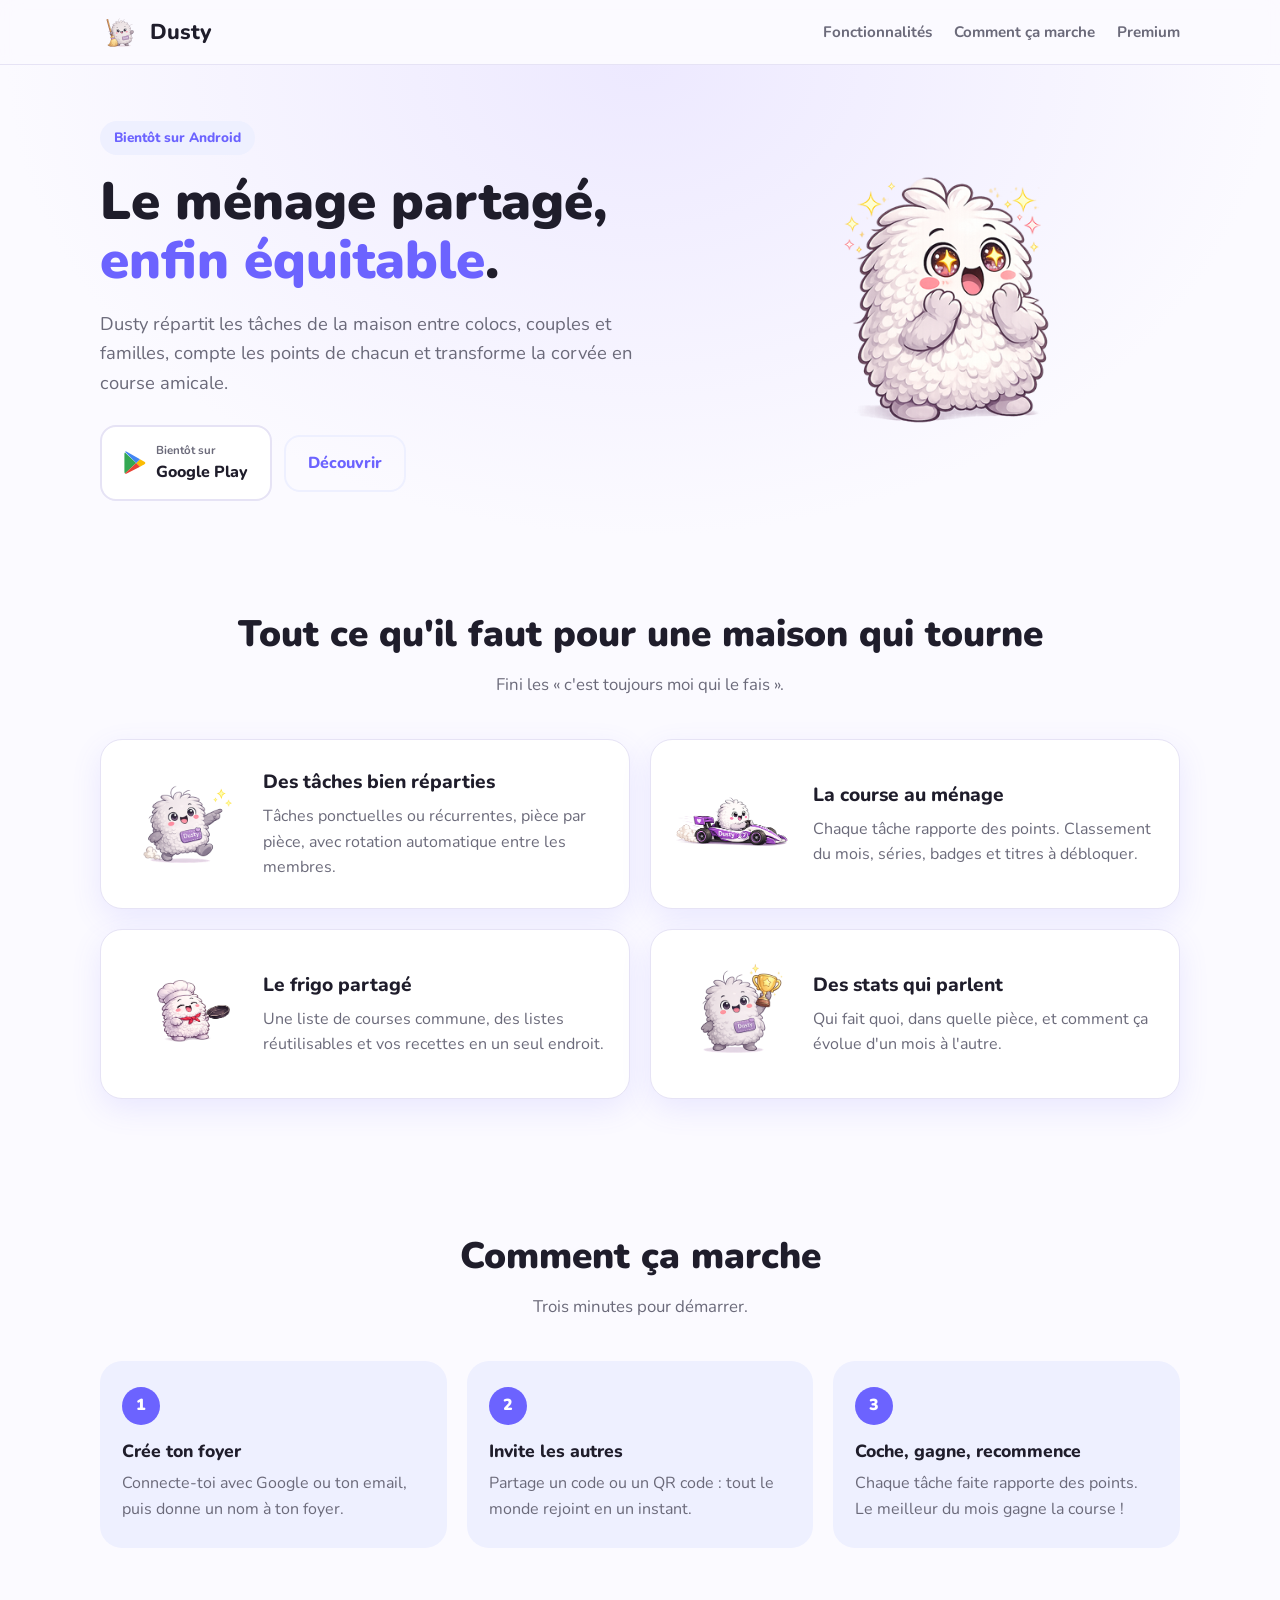
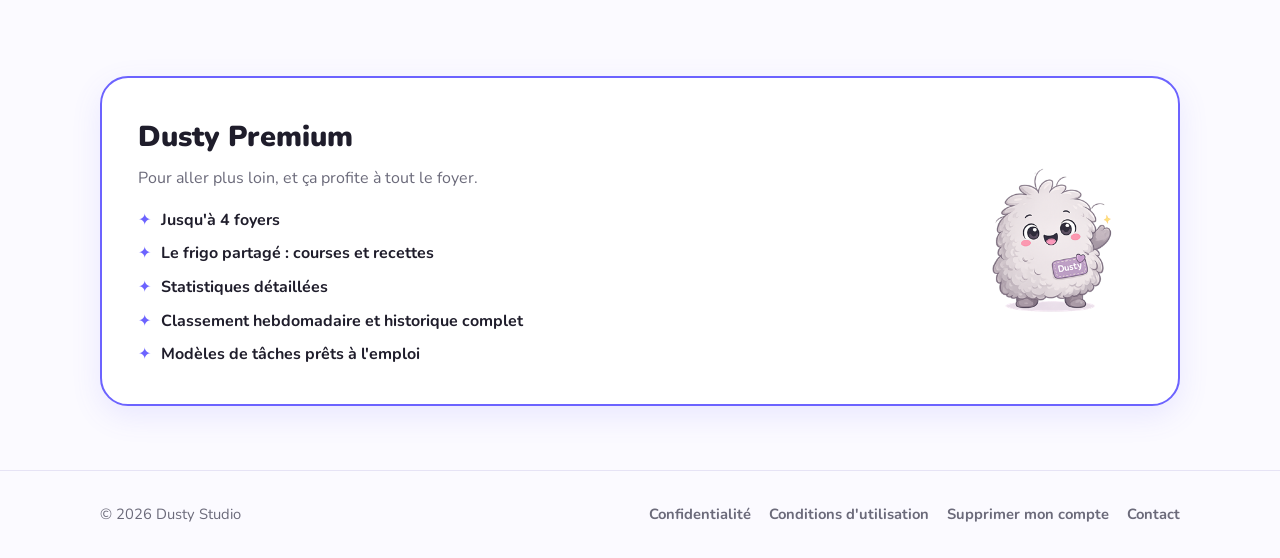
<file: index.html>
<!doctype html>
<html lang="fr">
<head>
  <meta charset="utf-8">
  <meta name="viewport" content="width=device-width, initial-scale=1">
  <title>Dusty — le ménage partagé, enfin équitable</title>
  <meta name="description" content="Dusty répartit les tâches de la maison entre colocs, couples et familles, compte les points de chacun et transforme la corvée en course amicale.">
  <meta name="theme-color" content="#6c63ff">
  <meta property="og:title" content="Dusty — le ménage partagé, enfin équitable">
  <meta property="og:description" content="Répartissez les tâches, gagnez des points, faites la course au ménage.">
  <meta property="og:image" content="https://getdusty.fr/assets/dusty-hero.png">
  <meta property="og:url" content="https://getdusty.fr/">
  <meta property="og:type" content="website">
  <link rel="icon" type="image/png" href="assets/favicon.png">
  <link rel="apple-touch-icon" href="assets/apple-touch-icon.png">
  <link rel="preconnect" href="https://fonts.googleapis.com">
  <link rel="preconnect" href="https://fonts.gstatic.com" crossorigin>
  <link href="https://fonts.googleapis.com/css2?family=Nunito:wght@400;700;800;900&display=swap" rel="stylesheet">
  <link rel="stylesheet" href="assets/style.css">
</head>
<body>
  <header class="site-header">
    <div class="container">
      <a class="brand" href="./">
        <img src="assets/dusty-logo.png" alt="" width="40" height="40">
        Dusty
      </a>
      <nav class="site-nav" aria-label="Navigation principale">
        <a href="#fonctionnalites">Fonctionnalités</a>
        <a href="#comment">Comment ça marche</a>
        <a href="#premium">Premium</a>
      </nav>
    </div>
  </header>

  <main>
    <section class="hero">
      <div class="container">
        <div>
          <span class="eyebrow">Bientôt sur Android</span>
          <h1>Le ménage partagé, <span>enfin équitable</span>.</h1>
          <p class="lead">
            Dusty répartit les tâches de la maison entre colocs, couples et familles,
            compte les points de chacun et transforme la corvée en course amicale.
          </p>
          <div class="cta-row">
            <span class="btn btn-soon" aria-label="Bientôt disponible sur Google Play">
              <svg width="22" height="24" viewBox="0 0 22 24" aria-hidden="true"><path fill="#34A853" d="M1 1.5 12.2 12 1 22.5c-.4-.3-.6-.8-.6-1.4V2.9c0-.6.2-1.1.6-1.4Z"/><path fill="#FBBC04" d="m16 15.8-3.8-3.8L16 8.2l4.4 2.5c1.2.7 1.2 1.9 0 2.6L16 15.8Z"/><path fill="#EA4335" d="M16 15.8 12.2 12 1 22.5c.4.4 1.1.4 1.8 0L16 15.8Z"/><path fill="#4285F4" d="M16 8.2 2.8.7C2.1.3 1.4.3 1 .7L12.2 12 16 8.2Z"/></svg>
              <span><small>Bientôt sur</small>Google Play</span>
            </span>
            <a class="btn btn-ghost" href="#fonctionnalites">Découvrir</a>
          </div>
        </div>
        <div class="hero-art">
          <img src="assets/dusty-hero.png" alt="Dusty, la mascotte toute douce, émerveillée" width="560" height="373">
        </div>
      </div>
    </section>

    <section id="fonctionnalites">
      <div class="container">
        <div class="section-title">
          <h2>Tout ce qu'il faut pour une maison qui tourne</h2>
          <p>Fini les « c'est toujours moi qui le fais ».</p>
        </div>
        <div class="features">
          <article class="feature">
            <img src="assets/dusty-taches.png" alt="" width="120" height="120" loading="lazy">
            <div>
              <h3>Des tâches bien réparties</h3>
              <p>Tâches ponctuelles ou récurrentes, pièce par pièce, avec rotation automatique entre les membres.</p>
            </div>
          </article>
          <article class="feature">
            <img src="assets/dusty-course.png" alt="" width="120" height="80" loading="lazy">
            <div>
              <h3>La course au ménage</h3>
              <p>Chaque tâche rapporte des points. Classement du mois, séries, badges et titres à débloquer.</p>
            </div>
          </article>
          <article class="feature">
            <img src="assets/dusty-cuisine.png" alt="" width="120" height="80" loading="lazy">
            <div>
              <h3>Le frigo partagé</h3>
              <p>Une liste de courses commune, des listes réutilisables et vos recettes en un seul endroit.</p>
            </div>
          </article>
          <article class="feature">
            <img src="assets/dusty-trophee.png" alt="" width="120" height="120" loading="lazy">
            <div>
              <h3>Des stats qui parlent</h3>
              <p>Qui fait quoi, dans quelle pièce, et comment ça évolue d'un mois à l'autre.</p>
            </div>
          </article>
        </div>
      </div>
    </section>

    <section id="comment">
      <div class="container">
        <div class="section-title">
          <h2>Comment ça marche</h2>
          <p>Trois minutes pour démarrer.</p>
        </div>
        <div class="steps">
          <div class="step">
            <h3>Crée ton foyer</h3>
            <p>Connecte-toi avec Google ou ton email, puis donne un nom à ton foyer.</p>
          </div>
          <div class="step">
            <h3>Invite les autres</h3>
            <p>Partage un code ou un QR code : tout le monde rejoint en un instant.</p>
          </div>
          <div class="step">
            <h3>Coche, gagne, recommence</h3>
            <p>Chaque tâche faite rapporte des points. Le meilleur du mois gagne la course !</p>
          </div>
        </div>
      </div>
    </section>

    <section id="premium">
      <div class="container">
        <div class="premium">
          <div>
            <h2>Dusty Premium</h2>
            <p>Pour aller plus loin, et ça profite à tout le foyer.</p>
            <ul>
              <li>Jusqu'à 4 foyers</li>
              <li>Le frigo partagé : courses et recettes</li>
              <li>Statistiques détaillées</li>
              <li>Classement hebdomadaire et historique complet</li>
              <li>Modèles de tâches prêts à l'emploi</li>
            </ul>
          </div>
          <img src="assets/dusty-coucou.png" alt="" width="200" height="200" loading="lazy">
        </div>
      </div>
    </section>
  </main>

  <footer class="site-footer">
    <div class="container">
      <span>© 2026 Dusty Studio</span>
      <nav aria-label="Liens légaux">
        <a href="privacy-policy.html">Confidentialité</a>
        <a href="terms-and-conditions.html">Conditions d'utilisation</a>
        <a href="supprimer-mon-compte.html">Supprimer mon compte</a>
        <a href="mailto:dustystudio.contact@gmail.com">Contact</a>
      </nav>
    </div>
  </footer>
</body>
</html>
</file>
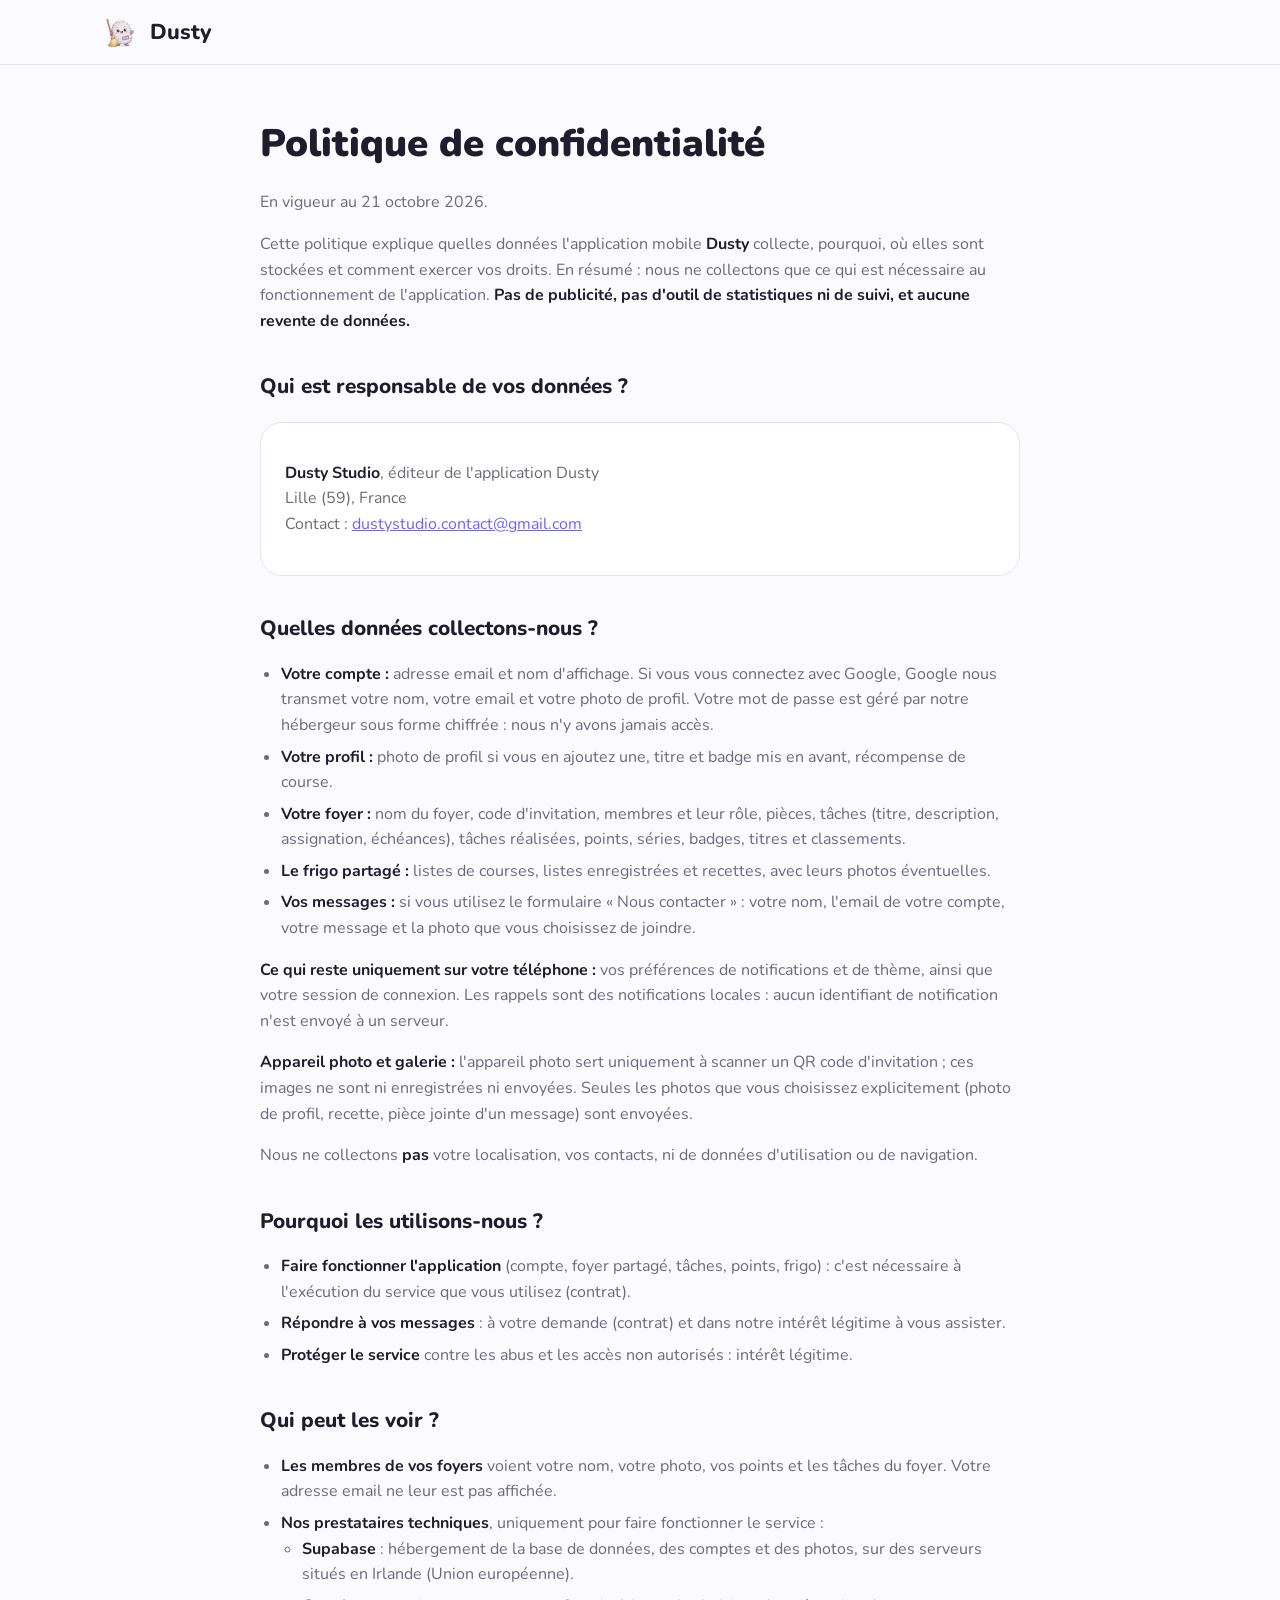
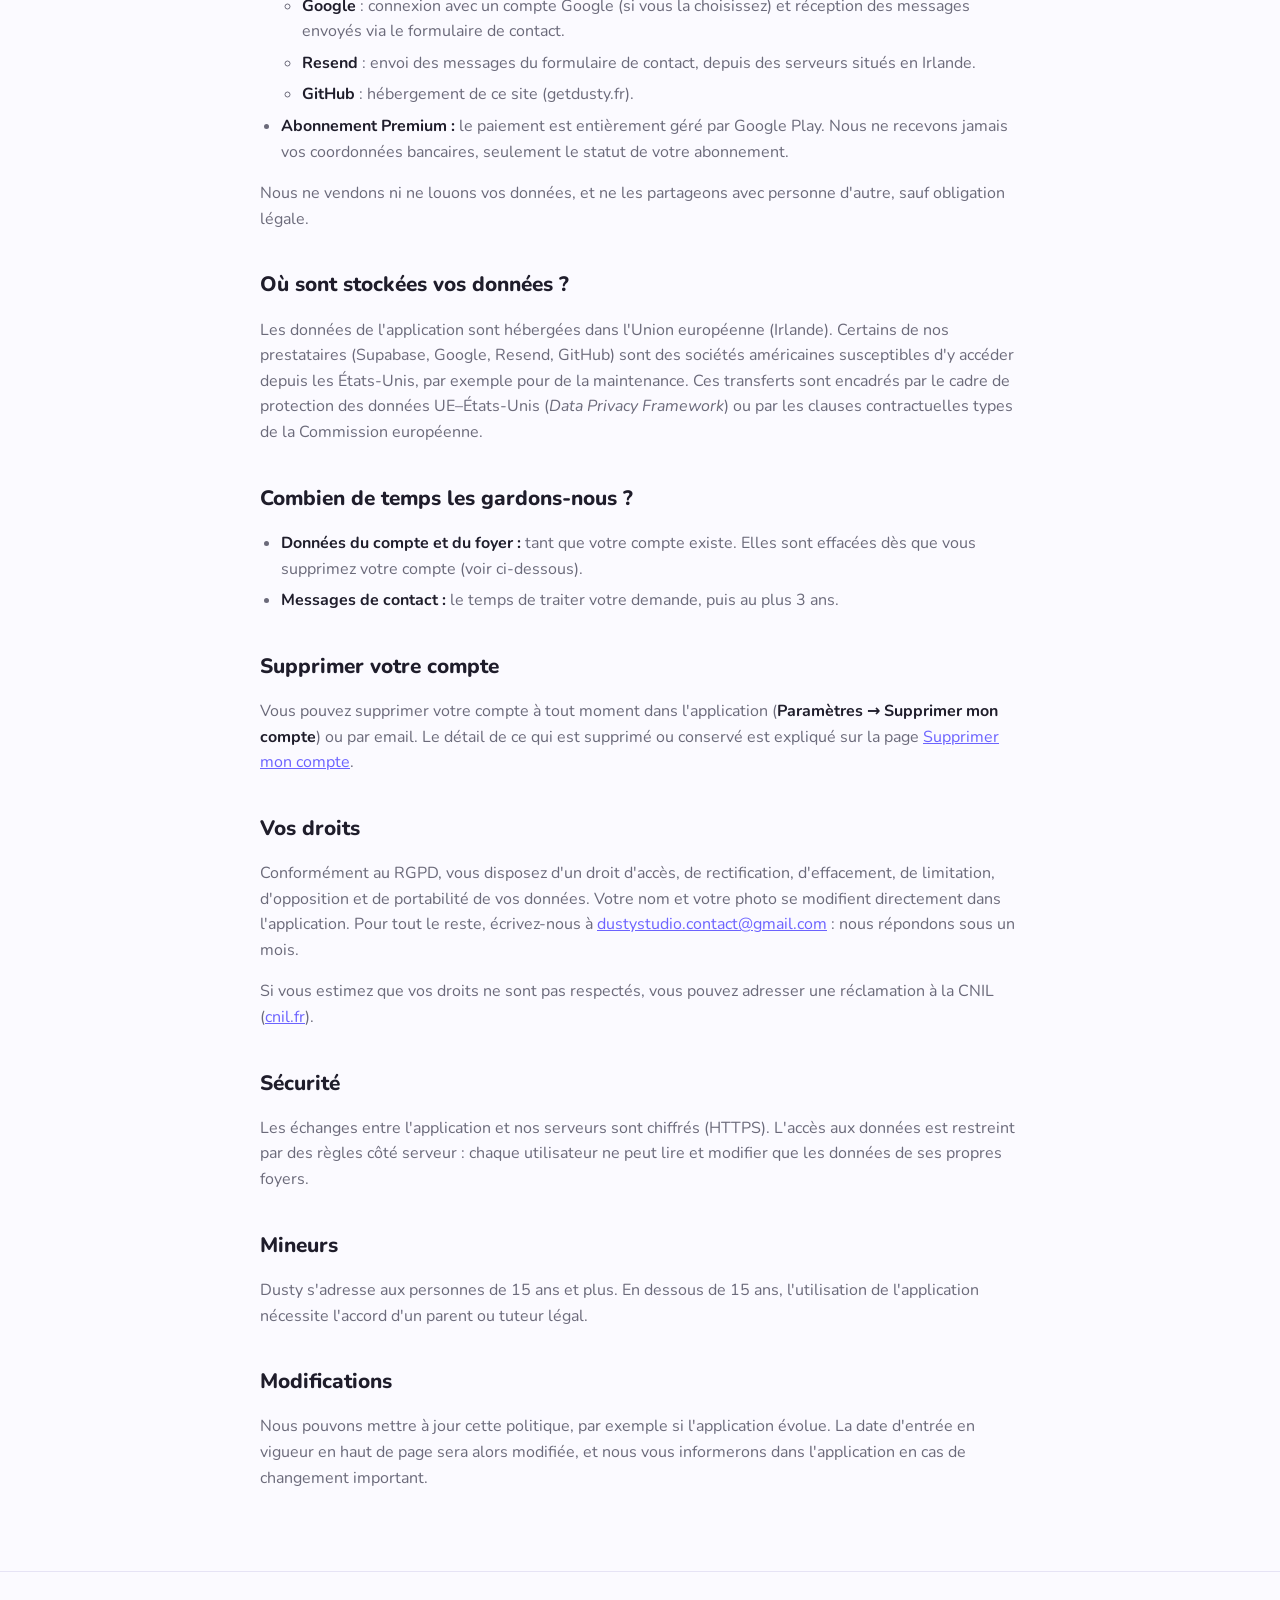
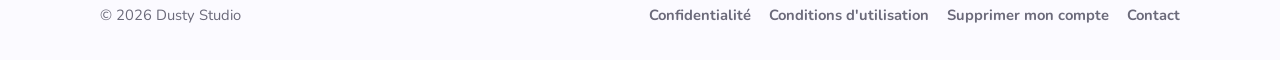
<file: privacy-policy.html>
<!doctype html>
<html lang="fr">
<head>
  <meta charset="utf-8">
  <meta name="viewport" content="width=device-width, initial-scale=1">
  <title>Politique de confidentialité — Dusty</title>
  <meta name="description" content="Quelles données l'application Dusty collecte, pourquoi, où elles sont stockées et comment exercer vos droits.">
  <meta name="theme-color" content="#6c63ff">
  <link rel="icon" type="image/png" href="assets/favicon.png">
  <link rel="preconnect" href="https://fonts.googleapis.com">
  <link rel="preconnect" href="https://fonts.gstatic.com" crossorigin>
  <link href="https://fonts.googleapis.com/css2?family=Nunito:wght@400;700;800;900&display=swap" rel="stylesheet">
  <link rel="stylesheet" href="assets/style.css">
</head>
<body>
  <header class="site-header">
    <div class="container">
      <a class="brand" href="./">
        <img src="assets/dusty-logo.png" alt="" width="40" height="40">
        Dusty
      </a>
    </div>
  </header>

  <main class="page">
    <div class="container">
      <h1>Politique de confidentialité</h1>
      <p>En vigueur au 21 octobre 2026.</p>
      <p>Cette politique explique quelles données l'application mobile <strong>Dusty</strong> collecte, pourquoi, où elles sont stockées et comment exercer vos droits. En résumé : nous ne collectons que ce qui est nécessaire au fonctionnement de l'application. <strong>Pas de publicité, pas d'outil de statistiques ni de suivi, et aucune revente de données.</strong></p>

      <h2>Qui est responsable de vos données ?</h2>
      <div class="card">
        <p><strong>Dusty Studio</strong>, éditeur de l'application Dusty<br>
        Lille (59), France<br>
        Contact : <a href="mailto:dustystudio.contact@gmail.com">dustystudio.contact@gmail.com</a></p>
      </div>

      <h2>Quelles données collectons-nous ?</h2>
      <ul>
        <li><strong>Votre compte :</strong> adresse email et nom d'affichage. Si vous vous connectez avec Google, Google nous transmet votre nom, votre email et votre photo de profil. Votre mot de passe est géré par notre hébergeur sous forme chiffrée : nous n'y avons jamais accès.</li>
        <li><strong>Votre profil :</strong> photo de profil si vous en ajoutez une, titre et badge mis en avant, récompense de course.</li>
        <li><strong>Votre foyer :</strong> nom du foyer, code d'invitation, membres et leur rôle, pièces, tâches (titre, description, assignation, échéances), tâches réalisées, points, séries, badges, titres et classements.</li>
        <li><strong>Le frigo partagé :</strong> listes de courses, listes enregistrées et recettes, avec leurs photos éventuelles.</li>
        <li><strong>Vos messages :</strong> si vous utilisez le formulaire « Nous contacter » : votre nom, l'email de votre compte, votre message et la photo que vous choisissez de joindre.</li>
      </ul>
      <p><strong>Ce qui reste uniquement sur votre téléphone :</strong> vos préférences de notifications et de thème, ainsi que votre session de connexion. Les rappels sont des notifications locales : aucun identifiant de notification n'est envoyé à un serveur.</p>
      <p><strong>Appareil photo et galerie :</strong> l'appareil photo sert uniquement à scanner un QR code d'invitation ; ces images ne sont ni enregistrées ni envoyées. Seules les photos que vous choisissez explicitement (photo de profil, recette, pièce jointe d'un message) sont envoyées.</p>
      <p>Nous ne collectons <strong>pas</strong> votre localisation, vos contacts, ni de données d'utilisation ou de navigation.</p>

      <h2>Pourquoi les utilisons-nous ?</h2>
      <ul>
        <li><strong>Faire fonctionner l'application</strong> (compte, foyer partagé, tâches, points, frigo) : c'est nécessaire à l'exécution du service que vous utilisez (contrat).</li>
        <li><strong>Répondre à vos messages</strong> : à votre demande (contrat) et dans notre intérêt légitime à vous assister.</li>
        <li><strong>Protéger le service</strong> contre les abus et les accès non autorisés : intérêt légitime.</li>
      </ul>

      <h2>Qui peut les voir ?</h2>
      <ul>
        <li><strong>Les membres de vos foyers</strong> voient votre nom, votre photo, vos points et les tâches du foyer. Votre adresse email ne leur est pas affichée.</li>
        <li><strong>Nos prestataires techniques</strong>, uniquement pour faire fonctionner le service :
          <ul>
            <li><strong>Supabase</strong> : hébergement de la base de données, des comptes et des photos, sur des serveurs situés en Irlande (Union européenne).</li>
            <li><strong>Google</strong> : connexion avec un compte Google (si vous la choisissez) et réception des messages envoyés via le formulaire de contact.</li>
            <li><strong>Resend</strong> : envoi des messages du formulaire de contact, depuis des serveurs situés en Irlande.</li>
            <li><strong>GitHub</strong> : hébergement de ce site (getdusty.fr).</li>
          </ul>
        </li>
        <li><strong>Abonnement Premium :</strong> le paiement est entièrement géré par Google Play. Nous ne recevons jamais vos coordonnées bancaires, seulement le statut de votre abonnement.</li>
      </ul>
      <p>Nous ne vendons ni ne louons vos données, et ne les partageons avec personne d'autre, sauf obligation légale.</p>

      <h2>Où sont stockées vos données ?</h2>
      <p>Les données de l'application sont hébergées dans l'Union européenne (Irlande). Certains de nos prestataires (Supabase, Google, Resend, GitHub) sont des sociétés américaines susceptibles d'y accéder depuis les États-Unis, par exemple pour de la maintenance. Ces transferts sont encadrés par le cadre de protection des données UE–États-Unis (<em>Data Privacy Framework</em>) ou par les clauses contractuelles types de la Commission européenne.</p>

      <h2>Combien de temps les gardons-nous ?</h2>
      <ul>
        <li><strong>Données du compte et du foyer :</strong> tant que votre compte existe. Elles sont effacées dès que vous supprimez votre compte (voir ci-dessous).</li>
        <li><strong>Messages de contact :</strong> le temps de traiter votre demande, puis au plus 3 ans.</li>
      </ul>

      <h2>Supprimer votre compte</h2>
      <p>Vous pouvez supprimer votre compte à tout moment dans l'application (<strong>Paramètres → Supprimer mon compte</strong>) ou par email. Le détail de ce qui est supprimé ou conservé est expliqué sur la page <a href="supprimer-mon-compte.html">Supprimer mon compte</a>.</p>

      <h2>Vos droits</h2>
      <p>Conformément au RGPD, vous disposez d'un droit d'accès, de rectification, d'effacement, de limitation, d'opposition et de portabilité de vos données. Votre nom et votre photo se modifient directement dans l'application. Pour tout le reste, écrivez-nous à <a href="mailto:dustystudio.contact@gmail.com">dustystudio.contact@gmail.com</a> : nous répondons sous un mois.</p>
      <p>Si vous estimez que vos droits ne sont pas respectés, vous pouvez adresser une réclamation à la CNIL (<a href="https://www.cnil.fr" target="_blank" rel="noopener noreferrer">cnil.fr</a>).</p>

      <h2>Sécurité</h2>
      <p>Les échanges entre l'application et nos serveurs sont chiffrés (HTTPS). L'accès aux données est restreint par des règles côté serveur : chaque utilisateur ne peut lire et modifier que les données de ses propres foyers.</p>

      <h2>Mineurs</h2>
      <p>Dusty s'adresse aux personnes de 15 ans et plus. En dessous de 15 ans, l'utilisation de l'application nécessite l'accord d'un parent ou tuteur légal.</p>

      <h2>Modifications</h2>
      <p>Nous pouvons mettre à jour cette politique, par exemple si l'application évolue. La date d'entrée en vigueur en haut de page sera alors modifiée, et nous vous informerons dans l'application en cas de changement important.</p>
    </div>
  </main>

  <footer class="site-footer">
    <div class="container">
      <span>© 2026 Dusty Studio</span>
      <nav aria-label="Liens légaux">
        <a href="privacy-policy.html">Confidentialité</a>
        <a href="terms-and-conditions.html">Conditions d'utilisation</a>
        <a href="supprimer-mon-compte.html">Supprimer mon compte</a>
        <a href="mailto:dustystudio.contact@gmail.com">Contact</a>
      </nav>
    </div>
  </footer>
</body>
</html>
</file>
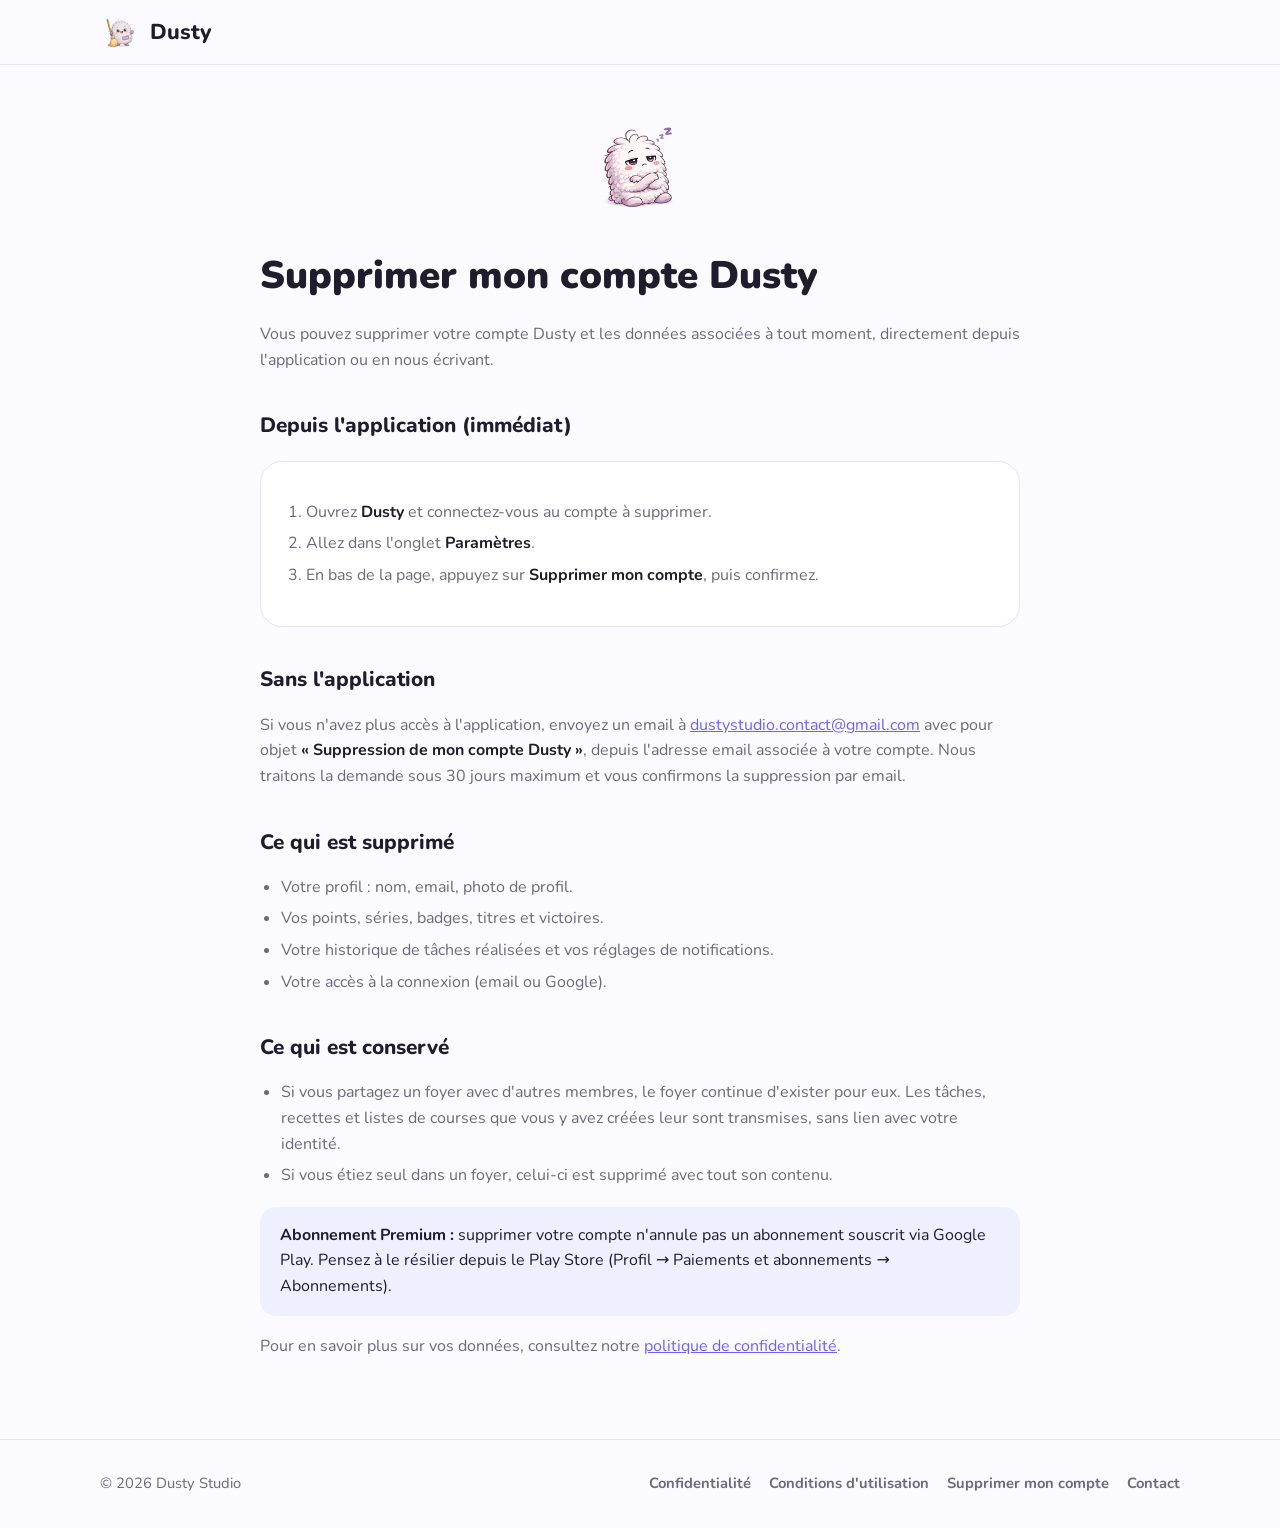
<file: supprimer-mon-compte.html>
<!doctype html>
<html lang="fr">
<head>
  <meta charset="utf-8">
  <meta name="viewport" content="width=device-width, initial-scale=1">
  <title>Supprimer mon compte — Dusty</title>
  <meta name="description" content="Comment supprimer votre compte Dusty et les données associées.">
  <meta name="theme-color" content="#6c63ff">
  <link rel="icon" type="image/png" href="assets/favicon.png">
  <link rel="preconnect" href="https://fonts.googleapis.com">
  <link rel="preconnect" href="https://fonts.gstatic.com" crossorigin>
  <link href="https://fonts.googleapis.com/css2?family=Nunito:wght@400;700;800;900&display=swap" rel="stylesheet">
  <link rel="stylesheet" href="assets/style.css">
</head>
<body>
  <header class="site-header">
    <div class="container">
      <a class="brand" href="./">
        <img src="assets/dusty-logo.png" alt="" width="40" height="40">
        Dusty
      </a>
    </div>
  </header>

  <main class="page">
    <div class="container">
      <img class="page-illustration" src="assets/dusty-vide.png" alt="" width="180" height="120">
      <h1>Supprimer mon compte Dusty</h1>
      <p>Vous pouvez supprimer votre compte Dusty et les données associées à tout moment, directement depuis l'application ou en nous écrivant.</p>

      <h2>Depuis l'application (immédiat)</h2>
      <div class="card">
        <ol>
          <li>Ouvrez <strong>Dusty</strong> et connectez-vous au compte à supprimer.</li>
          <li>Allez dans l'onglet <strong>Paramètres</strong>.</li>
          <li>En bas de la page, appuyez sur <strong>Supprimer mon compte</strong>, puis confirmez.</li>
        </ol>
      </div>

      <h2>Sans l'application</h2>
      <p>Si vous n'avez plus accès à l'application, envoyez un email à
        <a href="mailto:dustystudio.contact@gmail.com?subject=Suppression%20de%20mon%20compte%20Dusty">dustystudio.contact@gmail.com</a>
        avec pour objet <strong>« Suppression de mon compte Dusty »</strong>, depuis l'adresse email associée à votre compte.
        Nous traitons la demande sous 30 jours maximum et vous confirmons la suppression par email.</p>

      <h2>Ce qui est supprimé</h2>
      <ul>
        <li>Votre profil : nom, email, photo de profil.</li>
        <li>Vos points, séries, badges, titres et victoires.</li>
        <li>Votre historique de tâches réalisées et vos réglages de notifications.</li>
        <li>Votre accès à la connexion (email ou Google).</li>
      </ul>

      <h2>Ce qui est conservé</h2>
      <ul>
        <li>Si vous partagez un foyer avec d'autres membres, le foyer continue d'exister pour eux. Les tâches, recettes et listes de courses que vous y avez créées leur sont transmises, sans lien avec votre identité.</li>
        <li>Si vous étiez seul dans un foyer, celui-ci est supprimé avec tout son contenu.</li>
      </ul>

      <div class="callout">
        <p><strong>Abonnement Premium :</strong> supprimer votre compte n'annule pas un abonnement souscrit via Google Play. Pensez à le résilier depuis le Play Store (Profil → Paiements et abonnements → Abonnements).</p>
      </div>

      <p>Pour en savoir plus sur vos données, consultez notre <a href="privacy-policy.html">politique de confidentialité</a>.</p>
    </div>
  </main>

  <footer class="site-footer">
    <div class="container">
      <span>© 2026 Dusty Studio</span>
      <nav aria-label="Liens légaux">
        <a href="privacy-policy.html">Confidentialité</a>
        <a href="terms-and-conditions.html">Conditions d'utilisation</a>
        <a href="supprimer-mon-compte.html">Supprimer mon compte</a>
        <a href="mailto:dustystudio.contact@gmail.com">Contact</a>
      </nav>
    </div>
  </footer>
</body>
</html>
</file>
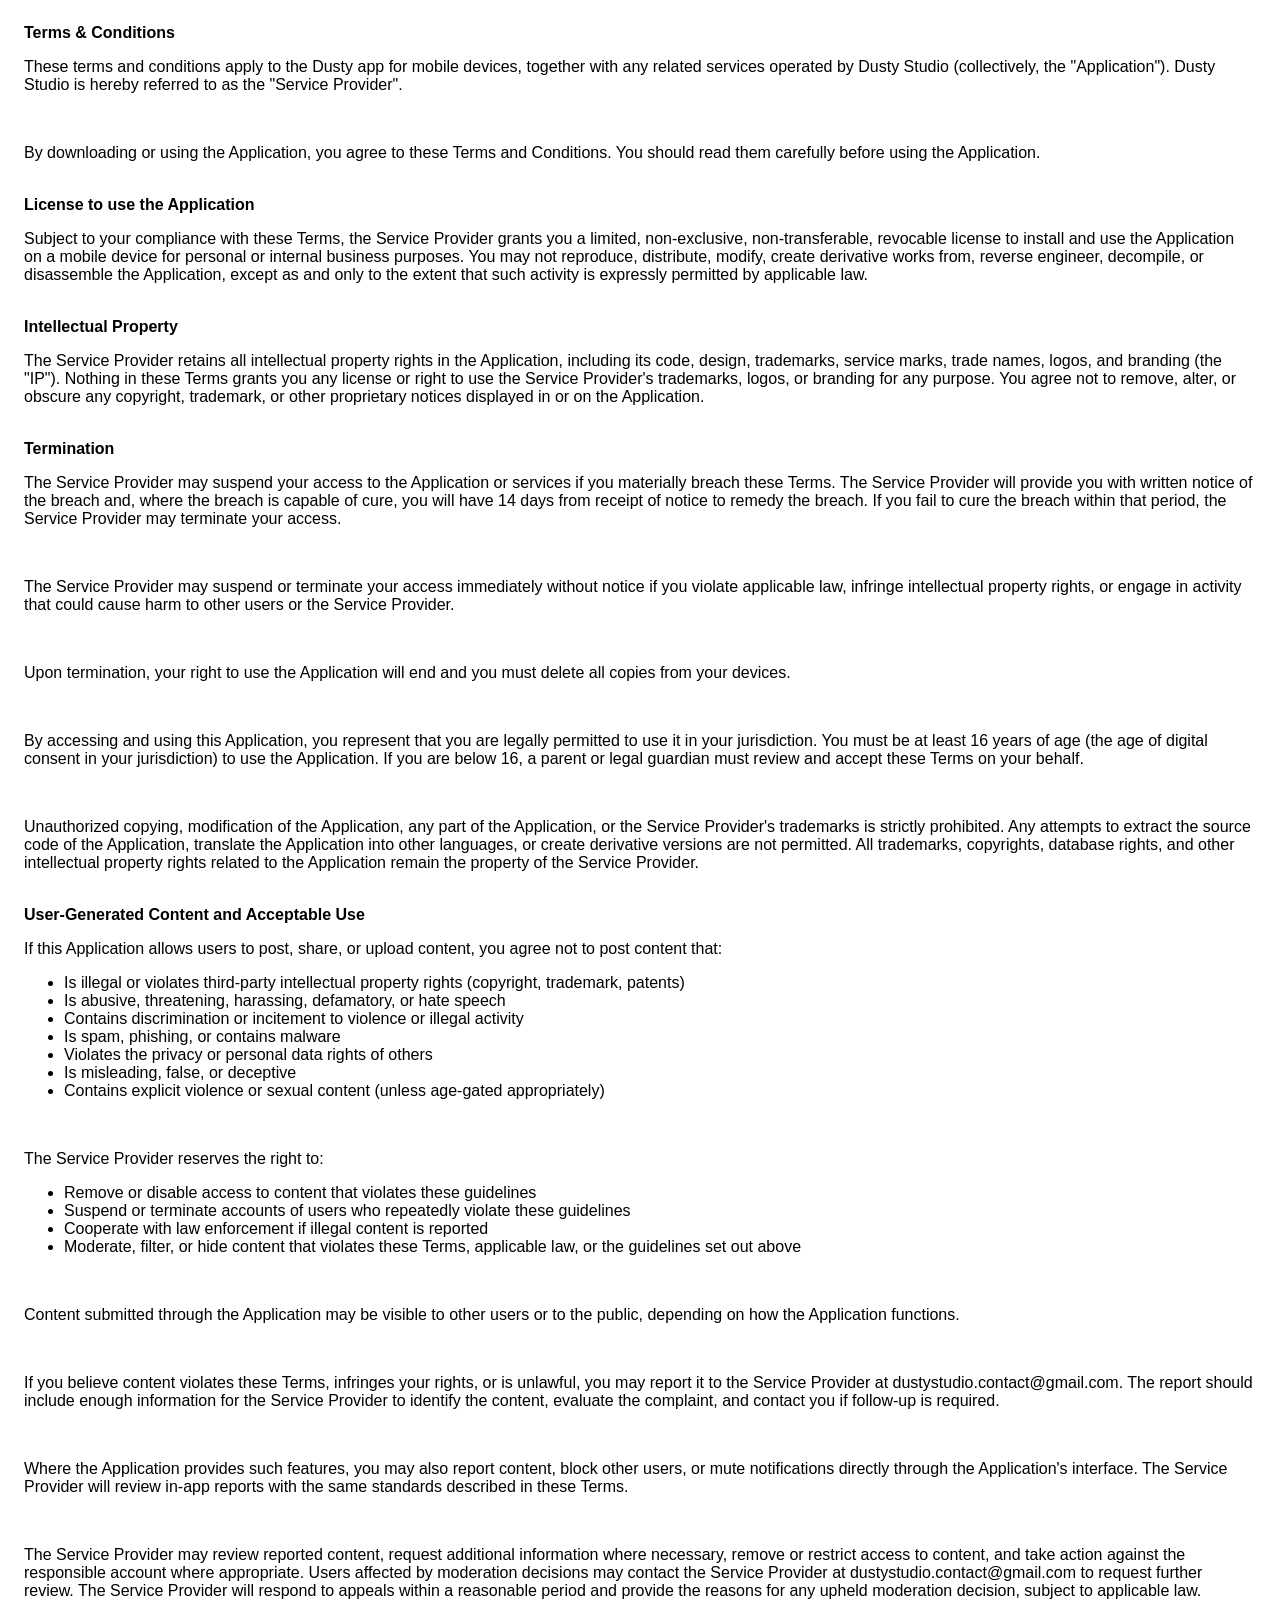
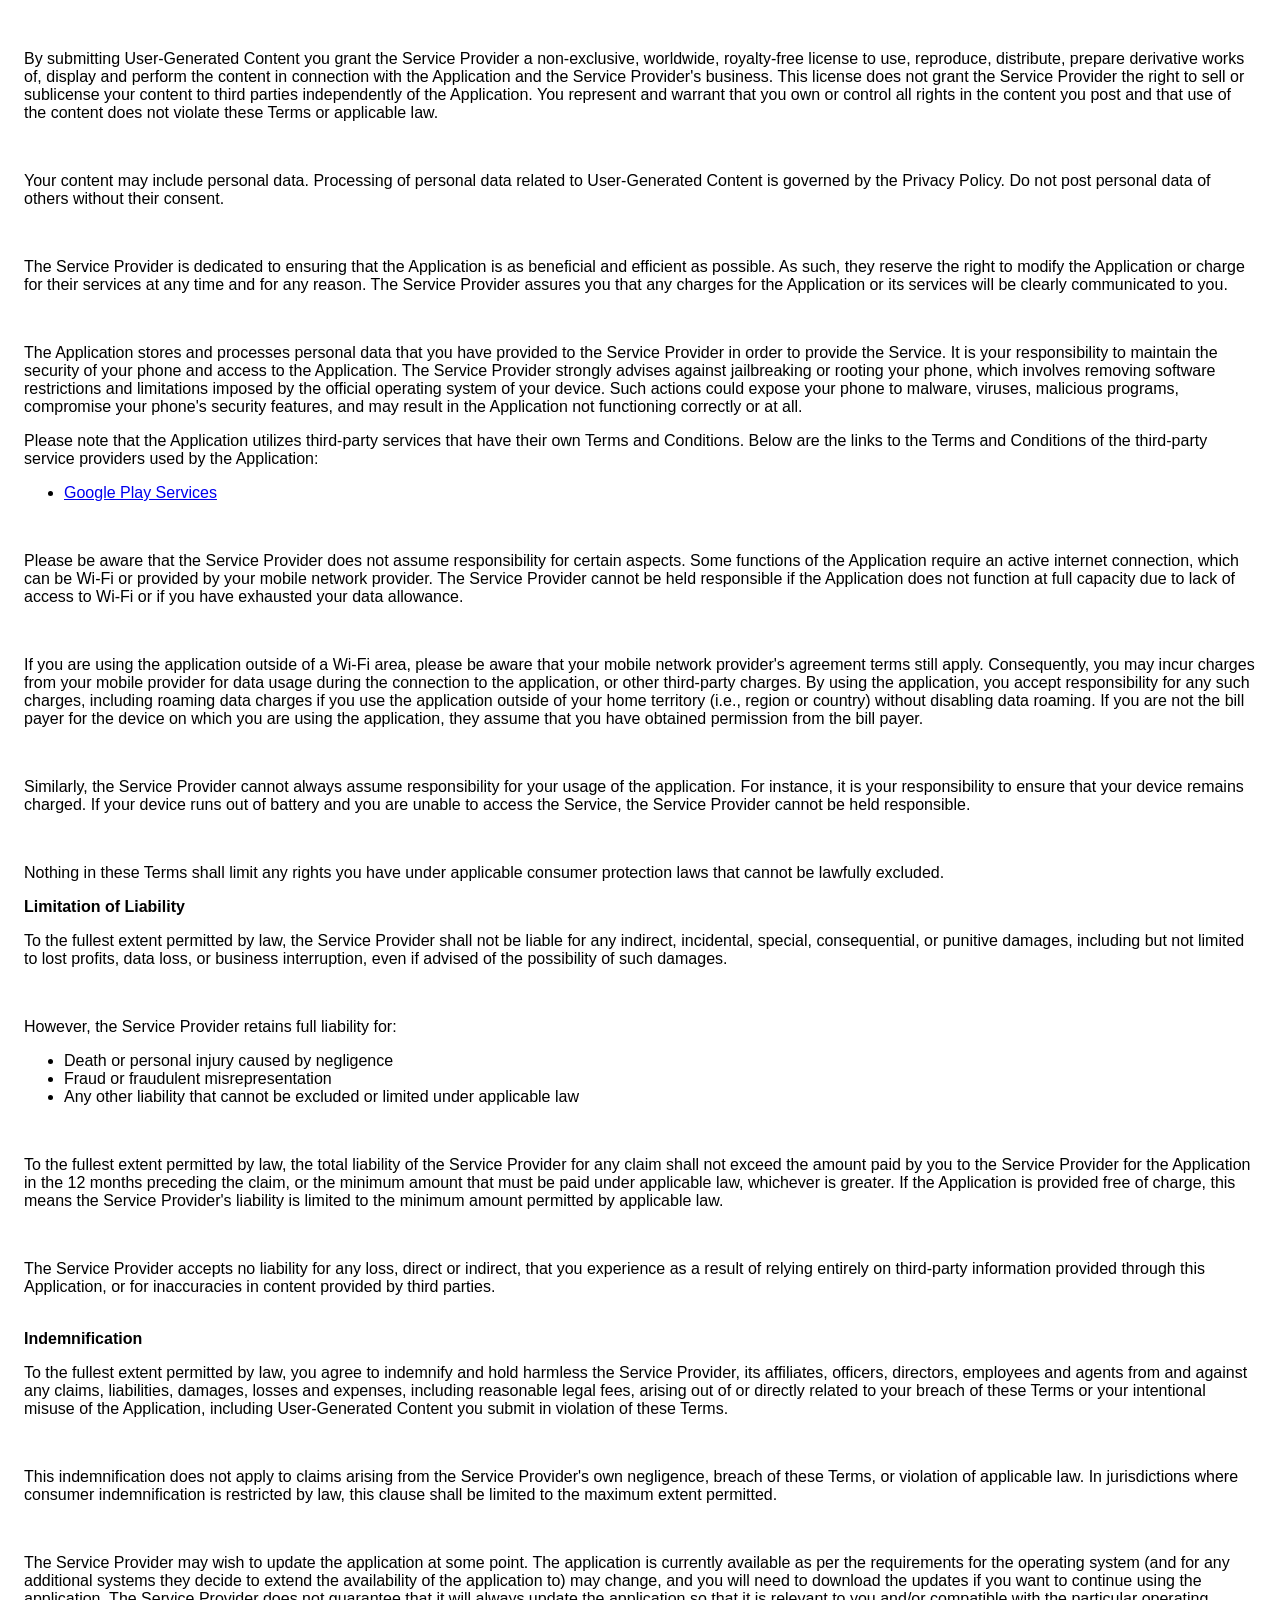
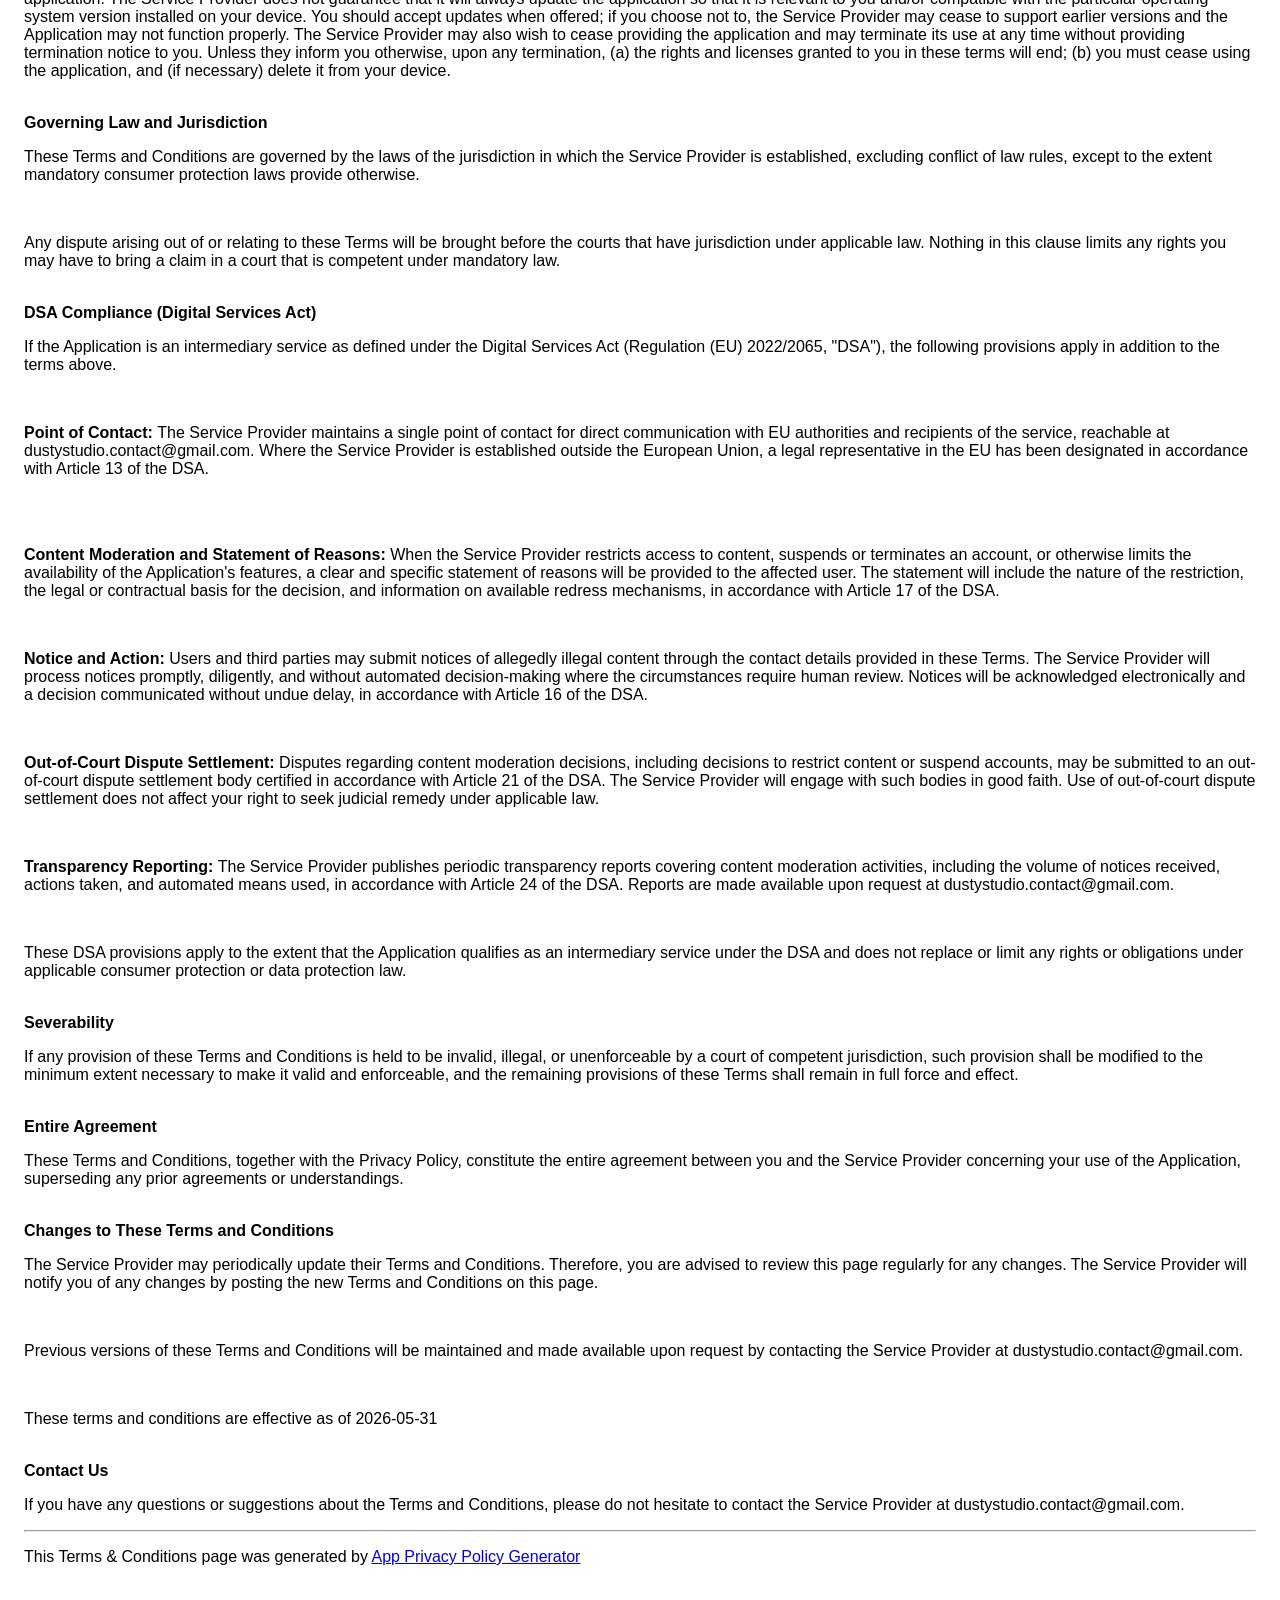
<file: terms-and-conditions.html>
<!DOCTYPE html>
    <html>
    <head>
      <meta charset='utf-8'>
      <meta name='viewport' content='width=device-width'>
      <title>Terms &amp; Conditions</title>
      <style> body { font-family: 'Helvetica Neue', Helvetica, Arial, sans-serif; padding:1em; } </style>
    </head>
    <body>
    <strong>Terms &amp; Conditions</strong><br><p>These terms and conditions apply to the Dusty app for mobile devices, together with any related services operated by Dusty Studio (collectively, the "Application"). Dusty Studio is hereby referred to as the "Service Provider".</p><br><p>By downloading or using the Application, you agree to these Terms and Conditions. You should read them carefully before using the Application.</p><br><div><strong>License to use the Application</strong><p>Subject to your compliance with these Terms, the Service Provider grants you a limited, non-exclusive, non-transferable, revocable license to install and use the Application on a mobile device for personal or internal business purposes. You may not reproduce, distribute, modify, create derivative works from, reverse engineer, decompile, or disassemble the Application, except as and only to the extent that such activity is expressly permitted by applicable law.</p></div><br><strong>Intellectual Property</strong><p>The Service Provider retains all intellectual property rights in the Application, including its code, design, trademarks, service marks, trade names, logos, and branding (the "IP"). Nothing in these Terms grants you any license or right to use the Service Provider's trademarks, logos, or branding for any purpose. You agree not to remove, alter, or obscure any copyright, trademark, or other proprietary notices displayed in or on the Application.</p><br><strong>Termination</strong><p>The Service Provider may suspend your access to the Application or services if you materially breach these Terms. The Service Provider will provide you with written notice of the breach and, where the breach is capable of cure, you will have 14 days from receipt of notice to remedy the breach. If you fail to cure the breach within that period, the Service Provider may terminate your access.</p><br><p>The Service Provider may suspend or terminate your access immediately without notice if you violate applicable law, infringe intellectual property rights, or engage in activity that could cause harm to other users or the Service Provider.</p><br><p>Upon termination, your right to use the Application will end and you must delete all copies from your devices.</p><br><p>By accessing and using this Application, you represent that you are legally permitted to use it in your jurisdiction. You must be at least 16 years of age (the age of digital consent in your jurisdiction) to use the Application. If you are below 16, a parent or legal guardian must review and accept these Terms on your behalf.</p><div><br><p>Unauthorized copying, modification of the Application, any part of the Application, or the Service Provider's trademarks is strictly prohibited. Any attempts to extract the source code of the Application, translate the Application into other languages, or create derivative versions are not permitted. All trademarks, copyrights, database rights, and other intellectual property rights related to the Application remain the property of the Service Provider.</p></div><br><strong>User-Generated Content and Acceptable Use</strong><p>If this Application allows users to post, share, or upload content, you agree not to post content that:</p><ul><li>Is illegal or violates third-party intellectual property rights (copyright, trademark, patents)</li><li>Is abusive, threatening, harassing, defamatory, or hate speech</li><li>Contains discrimination or incitement to violence or illegal activity</li><li>Is spam, phishing, or contains malware</li><li>Violates the privacy or personal data rights of others</li><li>Is misleading, false, or deceptive</li><li>Contains explicit violence or sexual content (unless age-gated appropriately)</li></ul><br><p>The Service Provider reserves the right to:</p><ul><li>Remove or disable access to content that violates these guidelines</li><li>Suspend or terminate accounts of users who repeatedly violate these guidelines</li><li>Cooperate with law enforcement if illegal content is reported</li><li>Moderate, filter, or hide content that violates these Terms, applicable law, or the guidelines set out above</li></ul><br><p>Content submitted through the Application may be visible to other users or to the public, depending on how the Application functions.</p><br><p>If you believe content violates these Terms, infringes your rights, or is unlawful, you may report it to the Service Provider at dustystudio.contact@gmail.com. The report should include enough information for the Service Provider to identify the content, evaluate the complaint, and contact you if follow-up is required.</p><br><p>Where the Application provides such features, you may also report content, block other users, or mute notifications directly through the Application's interface. The Service Provider will review in-app reports with the same standards described in these Terms.</p><br><p>The Service Provider may review reported content, request additional information where necessary, remove or restrict access to content, and take action against the responsible account where appropriate. Users affected by moderation decisions may contact the Service Provider at dustystudio.contact@gmail.com to request further review. The Service Provider will respond to appeals within a reasonable period and provide the reasons for any upheld moderation decision, subject to applicable law.</p><br><p>By submitting User-Generated Content you grant the Service Provider a non-exclusive, worldwide, royalty-free license to use, reproduce, distribute, prepare derivative works of, display and perform the content in connection with the Application and the Service Provider's business. This license does not grant the Service Provider the right to sell or sublicense your content to third parties independently of the Application. You represent and warrant that you own or control all rights in the content you post and that use of the content does not violate these Terms or applicable law.</p><br><p>Your content may include personal data. Processing of personal data related to User-Generated Content is governed by the Privacy Policy. Do not post personal data of others without their consent.</p><br><p>The Service Provider is dedicated to ensuring that the Application is as beneficial and efficient as possible. As such, they reserve the right to modify the Application or charge for their services at any time and for any reason. The Service Provider assures you that any charges for the Application or its services will be clearly communicated to you.</p><br><p>The Application stores and processes personal data that you have provided to the Service Provider in order to provide the Service. It is your responsibility to maintain the security of your phone and access to the Application. The Service Provider strongly advises against jailbreaking or rooting your phone, which involves removing software restrictions and limitations imposed by the official operating system of your device. Such actions could expose your phone to malware, viruses, malicious programs, compromise your phone's security features, and may result in the Application not functioning correctly or at all.</p><div><p>Please note that the Application utilizes third-party services that have their own Terms and Conditions. Below are the links to the Terms and Conditions of the third-party service providers used by the Application:</p><ul><li><a href="https://policies.google.com/terms" target="_blank" rel="noopener noreferrer">Google Play Services</a></li></ul></div><br><div><p>Please be aware that the Service Provider does not assume responsibility for certain aspects. Some functions of the Application require an active internet connection, which can be Wi-Fi or provided by your mobile network provider. The Service Provider cannot be held responsible if the Application does not function at full capacity due to lack of access to Wi-Fi or if you have exhausted your data allowance.</p><br><p>If you are using the application outside of a Wi-Fi area, please be aware that your mobile network provider's agreement terms still apply. Consequently, you may incur charges from your mobile provider for data usage during the connection to the application, or other third-party charges. By using the application, you accept responsibility for any such charges, including roaming data charges if you use the application outside of your home territory (i.e., region or country) without disabling data roaming. If you are not the bill payer for the device on which you are using the application, they assume that you have obtained permission from the bill payer.</p></div><!----><br><p>Similarly, the Service Provider cannot always assume responsibility for your usage of the application. For instance, it is your responsibility to ensure that your device remains charged. If your device runs out of battery and you are unable to access the Service, the Service Provider cannot be held responsible.</p><br><p>Nothing in these Terms shall limit any rights you have under applicable consumer protection laws that cannot be lawfully excluded.</p><strong>Limitation of Liability</strong><p>To the fullest extent permitted by law, the Service Provider shall not be liable for any indirect, incidental, special, consequential, or punitive damages, including but not limited to lost profits, data loss, or business interruption, even if advised of the possibility of such damages.</p><br><p>However, the Service Provider retains full liability for:</p><ul><li>Death or personal injury caused by negligence</li><li>Fraud or fraudulent misrepresentation</li><li>Any other liability that cannot be excluded or limited under applicable law</li></ul><br><p>To the fullest extent permitted by law, the total liability of the Service Provider for any claim shall not exceed the amount paid by you to the Service Provider for the Application in the 12 months preceding the claim, or the minimum amount that must be paid under applicable law, whichever is greater. If the Application is provided free of charge, this means the Service Provider's liability is limited to the minimum amount permitted by applicable law.</p><br><p>The Service Provider accepts no liability for any loss, direct or indirect, that you experience as a result of relying entirely on third-party information provided through this Application, or for inaccuracies in content provided by third parties.</p><br><strong>Indemnification</strong><p>To the fullest extent permitted by law, you agree to indemnify and hold harmless the Service Provider, its affiliates, officers, directors, employees and agents from and against any claims, liabilities, damages, losses and expenses, including reasonable legal fees, arising out of or directly related to your breach of these Terms or your intentional misuse of the Application, including User-Generated Content you submit in violation of these Terms.</p><br><p>This indemnification does not apply to claims arising from the Service Provider's own negligence, breach of these Terms, or violation of applicable law. In jurisdictions where consumer indemnification is restricted by law, this clause shall be limited to the maximum extent permitted.</p><br><!----><p>The Service Provider may wish to update the application at some point. The application is currently available as per the requirements for the operating system (and for any additional systems they decide to extend the availability of the application to) may change, and you will need to download the updates if you want to continue using the application. The Service Provider does not guarantee that it will always update the application so that it is relevant to you and/or compatible with the particular operating system version installed on your device. You should accept updates when offered; if you choose not to, the Service Provider may cease to support earlier versions and the Application may not function properly. The Service Provider may also wish to cease providing the application and may terminate its use at any time without providing termination notice to you. Unless they inform you otherwise, upon any termination, (a) the rights and licenses granted to you in these terms will end; (b) you must cease using the application, and (if necessary) delete it from your device.</p><br><strong>Governing Law and Jurisdiction</strong><br><p>These Terms and Conditions are governed by the laws of the jurisdiction in which the Service Provider is established, excluding conflict of law rules, except to the extent mandatory consumer protection laws provide otherwise.</p><br><p>Any dispute arising out of or relating to these Terms will be brought before the courts that have jurisdiction under applicable law. Nothing in this clause limits any rights you may have to bring a claim in a court that is competent under mandatory law.</p><br><strong>DSA Compliance (Digital Services Act)</strong><br><p>If the Application is an intermediary service as defined under the Digital Services Act (Regulation (EU) 2022/2065, "DSA"), the following provisions apply in addition to the terms above.</p><br><p><strong>Point of Contact: </strong>The Service Provider maintains a single point of contact for direct communication with EU authorities and recipients of the service, reachable at dustystudio.contact@gmail.com. Where the Service Provider is established outside the European Union, a legal representative in the EU has been designated in accordance with Article 13 of the DSA.</p><br><!----><br><p><strong>Content Moderation and Statement of Reasons: </strong>When the Service Provider restricts access to content, suspends or terminates an account, or otherwise limits the availability of the Application's features, a clear and specific statement of reasons will be provided to the affected user. The statement will include the nature of the restriction, the legal or contractual basis for the decision, and information on available redress mechanisms, in accordance with Article 17 of the DSA.</p><br><p><strong>Notice and Action: </strong>Users and third parties may submit notices of allegedly illegal content through the contact details provided in these Terms. The Service Provider will process notices promptly, diligently, and without automated decision-making where the circumstances require human review. Notices will be acknowledged electronically and a decision communicated without undue delay, in accordance with Article 16 of the DSA.</p><br><p><strong>Out-of-Court Dispute Settlement: </strong>Disputes regarding content moderation decisions, including decisions to restrict content or suspend accounts, may be submitted to an out-of-court dispute settlement body certified in accordance with Article 21 of the DSA. The Service Provider will engage with such bodies in good faith. Use of out-of-court dispute settlement does not affect your right to seek judicial remedy under applicable law.</p><br><p><strong>Transparency Reporting: </strong>The Service Provider publishes periodic transparency reports covering content moderation activities, including the volume of notices received, actions taken, and automated means used, in accordance with Article 24 of the DSA. Reports are made available upon request at dustystudio.contact@gmail.com.</p><br><p>These DSA provisions apply to the extent that the Application qualifies as an intermediary service under the DSA and does not replace or limit any rights or obligations under applicable consumer protection or data protection law.</p><br><strong>Severability</strong><p>If any provision of these Terms and Conditions is held to be invalid, illegal, or unenforceable by a court of competent jurisdiction, such provision shall be modified to the minimum extent necessary to make it valid and enforceable, and the remaining provisions of these Terms shall remain in full force and effect.</p><br><strong>Entire Agreement</strong><p>These Terms and Conditions, together with the Privacy Policy, constitute the entire agreement between you and the Service Provider concerning your use of the Application, superseding any prior agreements or understandings.</p><br><strong>Changes to These Terms and Conditions</strong><p>The Service Provider may periodically update their Terms and Conditions. Therefore, you are advised to review this page regularly for any changes. The Service Provider will notify you of any changes by posting the new Terms and Conditions on this page.</p><br><p>Previous versions of these Terms and Conditions will be maintained and made available upon request by contacting the Service Provider at dustystudio.contact@gmail.com.</p><br><p>These terms and conditions are effective as of 2026-05-31</p><br><strong>Contact Us</strong><p>If you have any questions or suggestions about the Terms and Conditions, please do not hesitate to contact the Service Provider at dustystudio.contact@gmail.com.</p><hr><p>This Terms &amp; Conditions page was generated by <a href="https://app-privacy-policy-generator.nisrulz.com/" target="_blank" rel="noopener noreferrer">App Privacy Policy Generator</a></p>
    </body>
    </html>
</file>
<file: assets/style.css>
:root {
  --primary: #6c63ff;
  --primary-strong: #5a50f0;
  --primary-light: #eef0ff;
  --tint: #ede9ff;
  --bg: #fbfaff;
  --surface: #ffffff;
  --text: #1f1d2b;
  --text-muted: #6b6a7a;
  --border: #e6e3f5;
  --shadow: 0 10px 30px rgba(108, 99, 255, 0.12);
  --radius: 22px;
}

@media (prefers-color-scheme: dark) {
  :root {
    --primary: #8f88ff;
    --primary-strong: #a49eff;
    --primary-light: #2a2747;
    --tint: #24213a;
    --bg: #15141f;
    --surface: #1d1b2b;
    --text: #f1f0f7;
    --text-muted: #a9a7bb;
    --border: #302d47;
    --shadow: 0 10px 30px rgba(0, 0, 0, 0.35);
  }
}

* { box-sizing: border-box; }

html { scroll-behavior: smooth; }

body {
  margin: 0;
  font-family: 'Nunito', system-ui, -apple-system, 'Segoe UI', sans-serif;
  background: var(--bg);
  color: var(--text);
  line-height: 1.6;
  -webkit-font-smoothing: antialiased;
}

img { max-width: 100%; height: auto; display: block; }

a { color: var(--primary); }

.container { width: min(1080px, 100% - 32px); margin-inline: auto; }

/* ── Header ─────────────────────────────────────────────── */
.site-header {
  position: sticky;
  top: 0;
  z-index: 10;
  background: color-mix(in srgb, var(--bg) 85%, transparent);
  backdrop-filter: blur(10px);
  border-bottom: 1px solid var(--border);
}
.site-header .container {
  display: flex;
  align-items: center;
  justify-content: space-between;
  height: 64px;
}
.brand {
  display: flex;
  align-items: center;
  gap: 10px;
  font-weight: 800;
  font-size: 1.35rem;
  color: var(--text);
  text-decoration: none;
}
.brand img { width: 40px; height: 40px; }
.site-nav { display: flex; gap: 22px; }
.site-nav a {
  color: var(--text-muted);
  text-decoration: none;
  font-weight: 700;
  font-size: 0.95rem;
}
.site-nav a:hover { color: var(--primary); }
@media (max-width: 640px) { .site-nav { display: none; } }

/* ── Hero ───────────────────────────────────────────────── */
.hero {
  background: radial-gradient(ellipse at top, var(--tint), transparent 70%);
  padding: 56px 0 40px;
}
.hero .container {
  display: grid;
  grid-template-columns: 1.1fr 0.9fr;
  align-items: center;
  gap: 32px;
}
.eyebrow {
  display: inline-block;
  background: var(--primary-light);
  color: var(--primary);
  font-weight: 800;
  font-size: 0.85rem;
  padding: 6px 14px;
  border-radius: 999px;
  margin-bottom: 18px;
}
.hero h1 {
  font-size: clamp(2.1rem, 5vw, 3.3rem);
  line-height: 1.12;
  font-weight: 900;
  margin: 0 0 18px;
}
.hero h1 span { color: var(--primary); }
.hero p.lead {
  font-size: 1.15rem;
  color: var(--text-muted);
  margin: 0 0 28px;
  max-width: 34em;
}
.hero-art img { width: 100%; max-width: 480px; margin-inline: auto; }
@media (max-width: 820px) {
  .hero { padding-top: 32px; }
  .hero .container { grid-template-columns: 1fr; text-align: center; }
  .hero p.lead { margin-inline: auto; }
  .hero-art { order: -1; }
  .hero-art img { max-width: 300px; }
  .cta-row { justify-content: center; }
}

.cta-row { display: flex; flex-wrap: wrap; gap: 12px; align-items: center; }
.btn {
  display: inline-flex;
  align-items: center;
  gap: 10px;
  padding: 14px 22px;
  border-radius: 16px;
  font-weight: 800;
  font-size: 1rem;
  text-decoration: none;
  border: 2px solid transparent;
}
.btn-primary { background: var(--primary); color: #fff; }
.btn-primary:hover { background: var(--primary-strong); }
.btn-soon { background: var(--surface); color: var(--text); border-color: var(--border); cursor: default; }
.btn-soon small { display: block; font-size: 0.72rem; color: var(--text-muted); font-weight: 700; }
.btn-ghost { color: var(--primary); border-color: var(--primary-light); background: transparent; }

/* ── Sections ───────────────────────────────────────────── */
section { padding: 64px 0; }
.section-title { text-align: center; margin-bottom: 40px; }
.section-title h2 { font-size: clamp(1.7rem, 3.5vw, 2.3rem); font-weight: 900; margin: 0 0 8px; }
.section-title p { color: var(--text-muted); margin: 0; font-size: 1.05rem; }

.features {
  display: grid;
  grid-template-columns: repeat(2, 1fr);
  gap: 20px;
}
@media (max-width: 720px) { .features { grid-template-columns: 1fr; } }
.feature {
  background: var(--surface);
  border: 1px solid var(--border);
  border-radius: var(--radius);
  padding: 24px;
  display: grid;
  grid-template-columns: 120px 1fr;
  gap: 18px;
  align-items: center;
  box-shadow: var(--shadow);
}
.feature img { width: 120px; }
.feature h3 { margin: 0 0 6px; font-size: 1.2rem; font-weight: 800; }
.feature p { margin: 0; color: var(--text-muted); }
@media (max-width: 420px) {
  .feature { grid-template-columns: 1fr; text-align: center; }
  .feature img { margin-inline: auto; }
}

.steps {
  display: grid;
  grid-template-columns: repeat(3, 1fr);
  gap: 20px;
  counter-reset: step;
}
@media (max-width: 720px) { .steps { grid-template-columns: 1fr; } }
.step {
  background: var(--primary-light);
  border-radius: var(--radius);
  padding: 26px 22px;
  counter-increment: step;
}
.step::before {
  content: counter(step);
  display: grid;
  place-items: center;
  width: 38px;
  height: 38px;
  border-radius: 50%;
  background: var(--primary);
  color: #fff;
  font-weight: 900;
  margin-bottom: 12px;
}
.step h3 { margin: 0 0 6px; font-size: 1.1rem; font-weight: 800; }
.step p { margin: 0; color: var(--text-muted); }

.premium {
  background: var(--surface);
  border: 2px solid var(--primary);
  border-radius: 28px;
  padding: 36px;
  display: grid;
  grid-template-columns: 1fr auto;
  gap: 28px;
  align-items: center;
  box-shadow: var(--shadow);
}
.premium h2 { margin: 0 0 6px; font-size: 1.8rem; font-weight: 900; }
.premium > div > p { margin: 0 0 16px; color: var(--text-muted); }
.premium ul { margin: 0; padding: 0; list-style: none; display: grid; gap: 8px; }
.premium li { display: flex; gap: 10px; font-weight: 700; }
.premium li::before { content: '✦'; color: var(--primary); }
.premium img { width: 200px; }
@media (max-width: 720px) {
  .premium { grid-template-columns: 1fr; text-align: center; padding: 28px 22px; }
  .premium ul { justify-items: center; }
  .premium img { margin-inline: auto; width: 160px; }
}

/* ── Pages de contenu (suppression de compte...) ───────── */
.page { padding: 48px 0 64px; }
.page .container { max-width: 760px; }
.page h1 { font-size: clamp(1.8rem, 4vw, 2.4rem); font-weight: 900; margin: 0 0 12px; }
.page h2 { font-size: 1.3rem; font-weight: 800; margin: 36px 0 10px; }
.page p, .page li { color: var(--text-muted); }
.page strong { color: var(--text); }
.page ol, .page ul { padding-left: 1.3em; }
.page li { margin-bottom: 6px; }
.card {
  background: var(--surface);
  border: 1px solid var(--border);
  border-radius: var(--radius);
  padding: 22px 24px;
  margin: 18px 0;
}
.callout {
  background: var(--primary-light);
  border-radius: 16px;
  padding: 16px 20px;
  margin: 18px 0;
}
.callout p { margin: 0; color: var(--text); }
.page-illustration { width: 180px; margin: 0 auto 12px; }

/* ── Footer ─────────────────────────────────────────────── */
.site-footer {
  border-top: 1px solid var(--border);
  padding: 32px 0;
  color: var(--text-muted);
  font-size: 0.92rem;
}
.site-footer .container {
  display: flex;
  flex-wrap: wrap;
  justify-content: space-between;
  gap: 16px;
}
.site-footer nav { display: flex; flex-wrap: wrap; gap: 18px; }
.site-footer a { color: var(--text-muted); text-decoration: none; font-weight: 700; }
.site-footer a:hover { color: var(--primary); }
</file>
